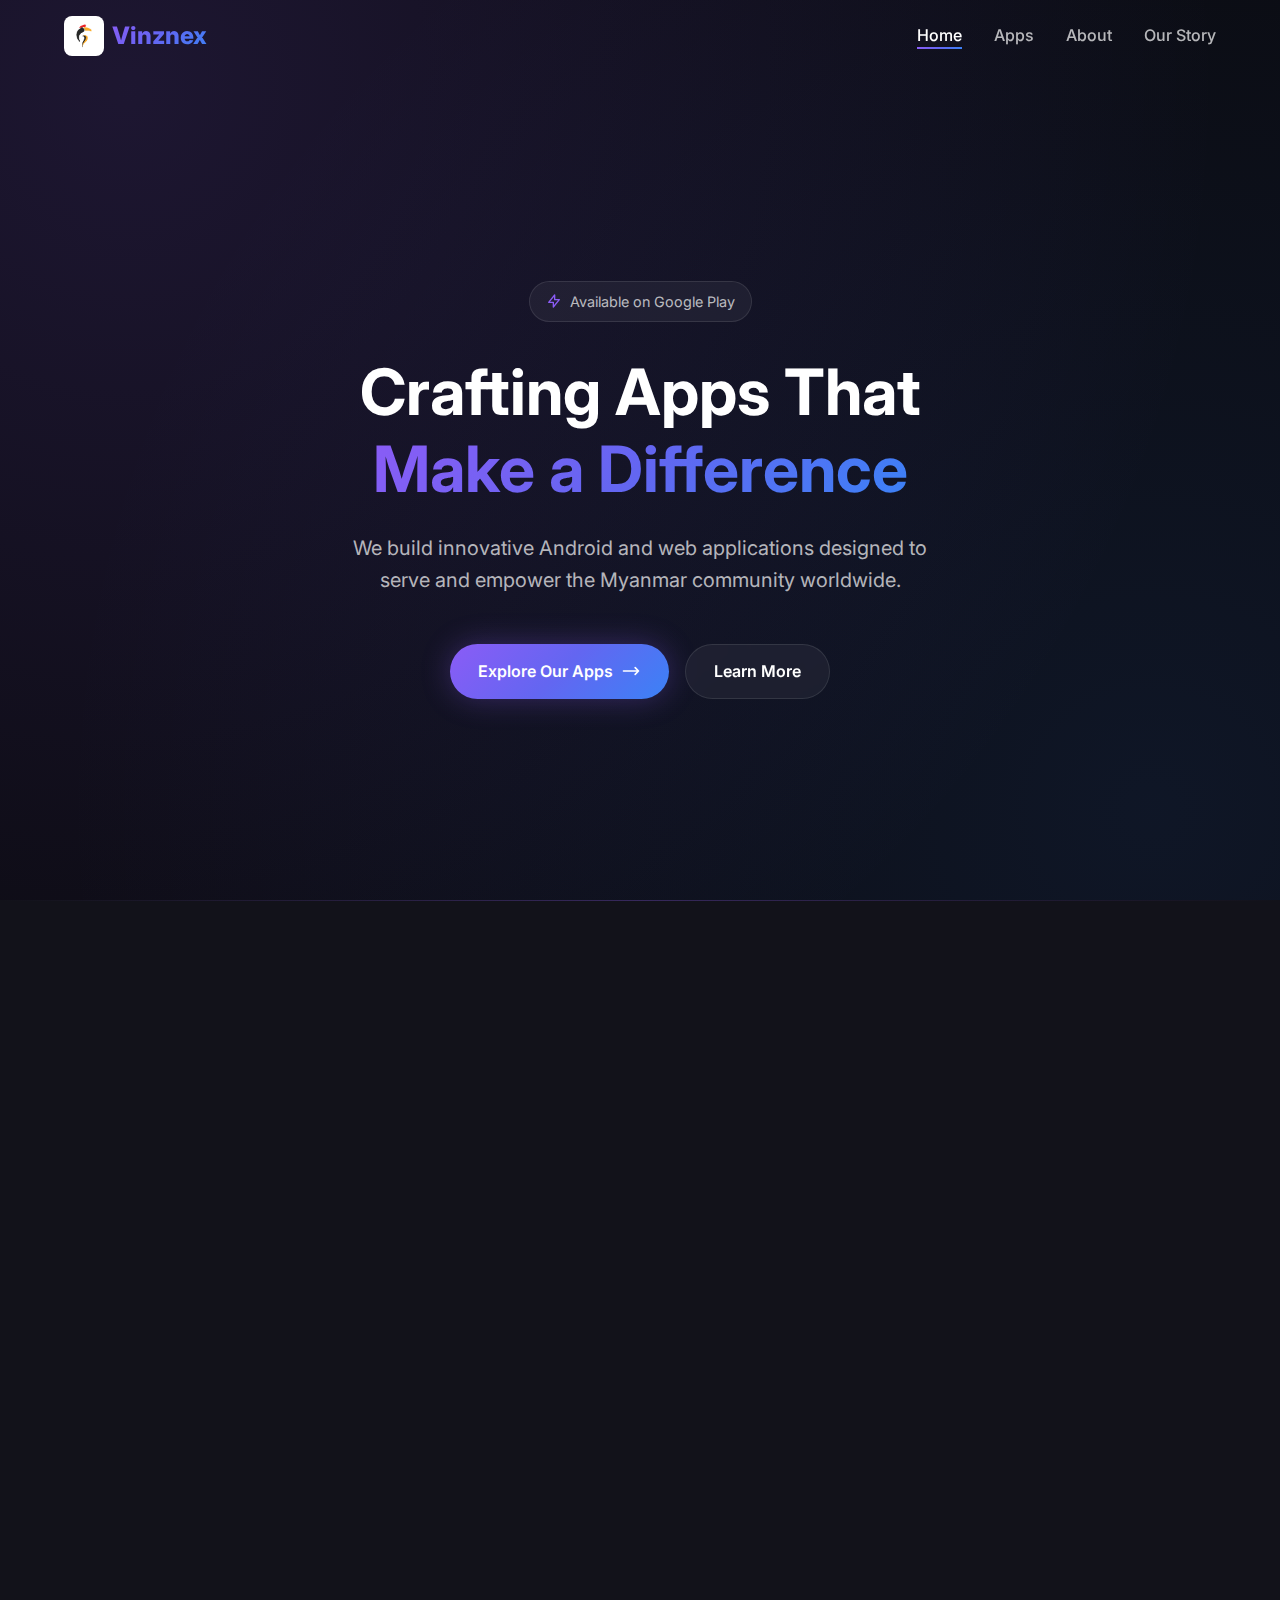
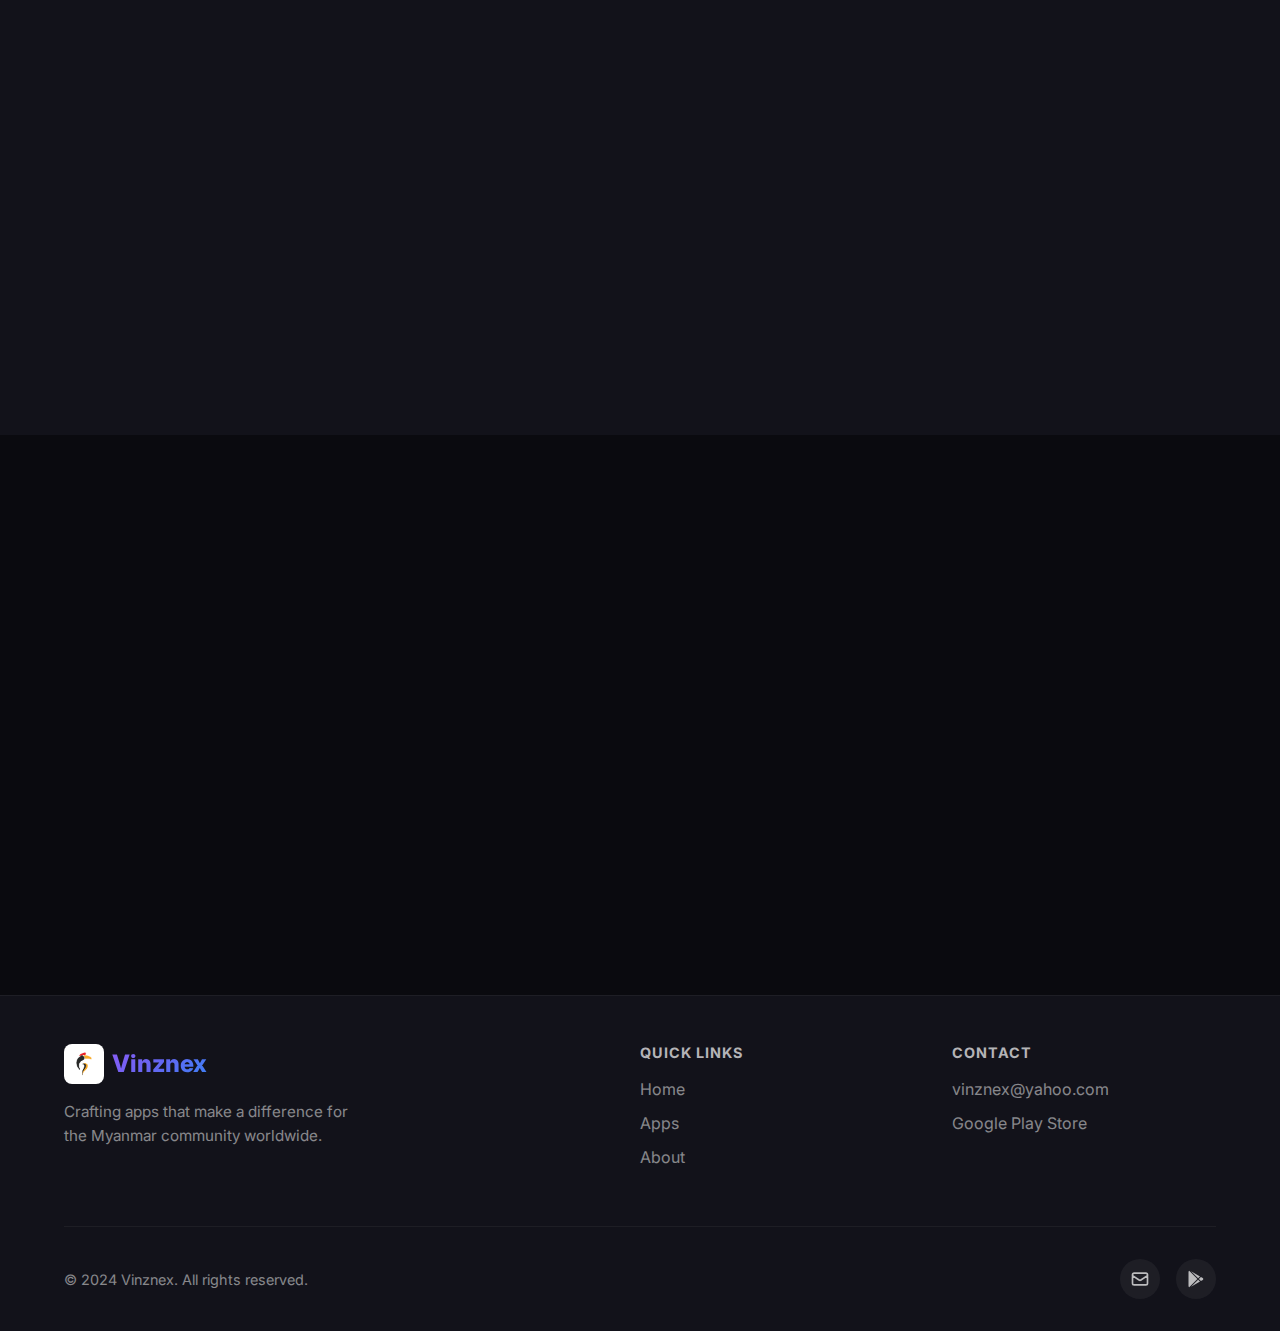
<file: index.html>
<!DOCTYPE html>
<html lang="en">

<head>
  <meta charset="UTF-8">
  <meta name="viewport" content="width=device-width, initial-scale=1.0">
  <title>Vinznex - Crafting Apps That Make a Difference</title>
  <meta name="description"
    content="Vinznex creates innovative Android and web applications. Discover Myanmar Gospel Songs and Cumtu Chin-Myanmar Dictionary.">
  <meta name="keywords" content="Vinznex, Myanmar Gospel Songs, Cumtu Dictionary, Android Apps, Myanmar Apps">

  <!-- Open Graph -->
  <meta property="og:title" content="Vinznex - Crafting Apps That Make a Difference">
  <meta property="og:description" content="Innovative Android and web applications for Myanmar users.">
  <meta property="og:type" content="website">

  <!-- Fonts -->
  <link rel="preconnect" href="https://fonts.googleapis.com">
  <link rel="preconnect" href="https://fonts.gstatic.com" crossorigin>
  <link href="https://fonts.googleapis.com/css2?family=Inter:wght@400;500;600;700;800&display=swap" rel="stylesheet">

  <!-- Favicon -->
  <link rel="icon" type="image/png" href="images/favicon.png">

  <!-- Styles -->
  <link rel="stylesheet" href="styles.css">
</head>

<body>
  <!-- Navigation -->
  <nav class="navbar" id="navbar">
    <div class="container">
      <a href="index.html" class="logo">
        <img src="images/logo.png" alt="Vinznex Logo">
        <span>Vinznex</span>
      </a>

      <ul class="nav-links">
        <li><a href="#home" class="active">Home</a></li>
        <li><a href="#apps">Apps</a></li>
        <li><a href="#about">About</a></li>
        <li><a href="about.html">Our Story</a></li>
      </ul>

      <button class="mobile-menu-btn" id="mobileMenuBtn" aria-label="Toggle menu">
        <svg xmlns="http://www.w3.org/2000/svg" fill="none" viewBox="0 0 24 24" stroke="currentColor">
          <path stroke-linecap="round" stroke-linejoin="round" stroke-width="2" d="M4 6h16M4 12h16M4 18h16" />
        </svg>
      </button>
    </div>
  </nav>

  <!-- Mobile Menu -->
  <div class="mobile-menu" id="mobileMenu">
    <a href="#home" class="active">Home</a>
    <a href="#apps">Apps</a>
    <a href="#about">About</a>
    <a href="about.html">Our Story</a>
  </div>

  <!-- Hero Section -->
  <section class="hero" id="home">
    <div class="container">
      <div class="hero-badge">
        <svg xmlns="http://www.w3.org/2000/svg" fill="none" viewBox="0 0 24 24" stroke="currentColor">
          <path stroke-linecap="round" stroke-linejoin="round" stroke-width="2" d="M13 10V3L4 14h7v7l9-11h-7z" />
        </svg>
        Available on Google Play
      </div>

      <h1>Crafting Apps That<br><span class="gradient-text">Make a Difference</span></h1>

      <p>We build innovative Android and web applications designed to serve and empower the Myanmar community worldwide.
      </p>

      <div class="hero-buttons">
        <a href="#apps" class="btn btn-primary">
          Explore Our Apps
          <svg xmlns="http://www.w3.org/2000/svg" width="20" height="20" fill="none" viewBox="0 0 24 24"
            stroke="currentColor">
            <path stroke-linecap="round" stroke-linejoin="round" stroke-width="2" d="M17 8l4 4m0 0l-4 4m4-4H3" />
          </svg>
        </a>
        <a href="#about" class="btn btn-secondary">Learn More</a>
      </div>
    </div>
  </section>

  <!-- Apps Section -->
  <section class="apps-section" id="apps">
    <div class="container">
      <div class="section-header reveal">
        <h2>Our Applications</h2>
        <p>Discover our collection of apps designed with love and purpose for the Myanmar community.</p>
      </div>

      <div class="apps-grid">
        <!-- Myanmar Gospel Songs -->
        <div class="app-card reveal">
          <div class="app-mockup">
            <img src="images/gospel_app.png" alt="Myanmar Gospel Songs App">
          </div>
          <div class="app-info">
            <span class="app-category">Music & Audio</span>
            <h3>Myanmar Gospel Songs</h3>
            <p class="app-description">Stream over 1,500 Myanmar gospel songs, hymns, praise, and worship music for
              everyone. Connect with your faith through beautiful music.</p>
            <ul class="app-features">
              <li>
                <svg xmlns="http://www.w3.org/2000/svg" fill="none" viewBox="0 0 24 24" stroke="currentColor">
                  <path stroke-linecap="round" stroke-linejoin="round" stroke-width="2" d="M5 13l4 4L19 7" />
                </svg>
                1,500+ Gospel Songs
              </li>
              <li>
                <svg xmlns="http://www.w3.org/2000/svg" fill="none" viewBox="0 0 24 24" stroke="currentColor">
                  <path stroke-linecap="round" stroke-linejoin="round" stroke-width="2" d="M5 13l4 4L19 7" />
                </svg>
                Hymns, Praise & Worship
              </li>
              <li>
                <svg xmlns="http://www.w3.org/2000/svg" fill="none" viewBox="0 0 24 24" stroke="currentColor">
                  <path stroke-linecap="round" stroke-linejoin="round" stroke-width="2" d="M5 13l4 4L19 7" />
                </svg>
                Offline Favorites
              </li>
            </ul>
            <a href="https://play.google.com/store/apps/details?id=com.vinznex.gospelsongs" target="_blank"
              rel="noopener noreferrer" class="btn btn-play">
              <svg viewBox="0 0 24 24" fill="currentColor">
                <path
                  d="M3,20.5V3.5C3,2.91 3.34,2.39 3.84,2.15L13.69,12L3.84,21.85C3.34,21.6 3,21.09 3,20.5M16.81,15.12L6.05,21.34L14.54,12.85L16.81,15.12M20.16,10.81C20.5,11.08 20.75,11.5 20.75,12C20.75,12.5 20.53,12.9 20.18,13.18L17.89,14.5L15.39,12L17.89,9.5L20.16,10.81M6.05,2.66L16.81,8.88L14.54,11.15L6.05,2.66Z" />
              </svg>
              Get it on Google Play
            </a>
          </div>
        </div>

        <!-- Cumtu Dictionary -->
        <div class="app-card reveal">
          <div class="app-mockup">
            <img src="images/dictionary_app.png" alt="Cumtu Chin-Myanmar Dictionary App">
          </div>
          <div class="app-info">
            <span class="app-category">Education</span>
            <h3>Cumtu Chin-Myanmar Dictionary</h3>
            <p class="app-description">Learn and preserve Chin ethnic languages with our comprehensive Chin-Myanmar
              dictionary. Bridge cultures through language.</p>
            <ul class="app-features">
              <li>
                <svg xmlns="http://www.w3.org/2000/svg" fill="none" viewBox="0 0 24 24" stroke="currentColor">
                  <path stroke-linecap="round" stroke-linejoin="round" stroke-width="2" d="M5 13l4 4L19 7" />
                </svg>
                Chin-Myanmar Translations
              </li>
              <li>
                <svg xmlns="http://www.w3.org/2000/svg" fill="none" viewBox="0 0 24 24" stroke="currentColor">
                  <path stroke-linecap="round" stroke-linejoin="round" stroke-width="2" d="M5 13l4 4L19 7" />
                </svg>
                Ethnic Language Preservation
              </li>
              <li>
                <svg xmlns="http://www.w3.org/2000/svg" fill="none" viewBox="0 0 24 24" stroke="currentColor">
                  <path stroke-linecap="round" stroke-linejoin="round" stroke-width="2" d="M5 13l4 4L19 7" />
                </svg>
                Easy to Use Interface
              </li>
            </ul>
            <a href="https://play.google.com/store/apps/details?id=com.vinznex.cumtudictionary" target="_blank"
              rel="noopener noreferrer" class="btn btn-play">
              <svg viewBox="0 0 24 24" fill="currentColor">
                <path
                  d="M3,20.5V3.5C3,2.91 3.34,2.39 3.84,2.15L13.69,12L3.84,21.85C3.34,21.6 3,21.09 3,20.5M16.81,15.12L6.05,21.34L14.54,12.85L16.81,15.12M20.16,10.81C20.5,11.08 20.75,11.5 20.75,12C20.75,12.5 20.53,12.9 20.18,13.18L17.89,14.5L15.39,12L17.89,9.5L20.16,10.81M6.05,2.66L16.81,8.88L14.54,11.15L6.05,2.66Z" />
              </svg>
              Get it on Google Play
            </a>
          </div>
        </div>
      </div>
    </div>
  </section>

  <!-- About Section -->
  <section class="about-section" id="about">
    <div class="container">
      <div class="about-content">
        <div class="about-text reveal">
          <h2>About Vinznex</h2>
          <p>We are passionate developers dedicated to creating meaningful applications for the Myanmar community. Our
            mission is to bridge technology and culture, making digital tools accessible to everyone.</p>
          <p>From preserving ethnic languages to spreading the joy of gospel music, each of our apps is crafted with
            purpose and love.</p>

          <div class="about-stats">
            <div class="stat">
              <div class="stat-number">2</div>
              <div class="stat-label">Published Apps</div>
            </div>
            <div class="stat">
              <div class="stat-number">1,500+</div>
              <div class="stat-label">Gospel Songs</div>
            </div>
            <div class="stat">
              <div class="stat-number">∞</div>
              <div class="stat-label">Passion</div>
            </div>
          </div>
        </div>

        <div class="about-image reveal">
          <div class="about-visual">
            <img src="images/logo_transparent.png" alt="Vinznex Logo">
          </div>
        </div>
      </div>
    </div>
  </section>

  <!-- Footer -->
  <footer class="footer">
    <div class="container">
      <div class="footer-content">
        <div class="footer-brand">
          <a href="index.html" class="logo">
            <img src="images/logo.png" alt="Vinznex Logo">
            <span>Vinznex</span>
          </a>
          <p>Crafting apps that make a difference for the Myanmar community worldwide.</p>
        </div>

        <div class="footer-links">
          <h4>Quick Links</h4>
          <ul>
            <li><a href="#home">Home</a></li>
            <li><a href="#apps">Apps</a></li>
            <li><a href="#about">About</a></li>
          </ul>
        </div>

        <div class="footer-links">
          <h4>Contact</h4>
          <ul>
            <li><a href="mailto:vinznex@yahoo.com">vinznex@yahoo.com</a></li>
            <li><a href="https://play.google.com/store/apps/dev?id=8062938484459746017" target="_blank">Google Play
                Store</a></li>
          </ul>
        </div>
      </div>

      <div class="footer-bottom">
        <p>&copy; 2024 Vinznex. All rights reserved.</p>

        <div class="social-links">
          <a href="mailto:vinznex@yahoo.com" aria-label="Email">
            <svg xmlns="http://www.w3.org/2000/svg" fill="none" viewBox="0 0 24 24" stroke="currentColor">
              <path stroke-linecap="round" stroke-linejoin="round" stroke-width="2"
                d="M3 8l7.89 5.26a2 2 0 002.22 0L21 8M5 19h14a2 2 0 002-2V7a2 2 0 00-2-2H5a2 2 0 00-2 2v10a2 2 0 002 2z" />
            </svg>
          </a>
          <a href="https://play.google.com/store/apps/dev?id=8062938484459746017" target="_blank"
            aria-label="Google Play">
            <svg viewBox="0 0 24 24" fill="currentColor">
              <path
                d="M3,20.5V3.5C3,2.91 3.34,2.39 3.84,2.15L13.69,12L3.84,21.85C3.34,21.6 3,21.09 3,20.5M16.81,15.12L6.05,21.34L14.54,12.85L16.81,15.12M20.16,10.81C20.5,11.08 20.75,11.5 20.75,12C20.75,12.5 20.53,12.9 20.18,13.18L17.89,14.5L15.39,12L17.89,9.5L20.16,10.81M6.05,2.66L16.81,8.88L14.54,11.15L6.05,2.66Z" />
            </svg>
          </a>
        </div>
      </div>
    </div>
  </footer>

  <script src="script.js"></script>
</body>

</html>
</file>
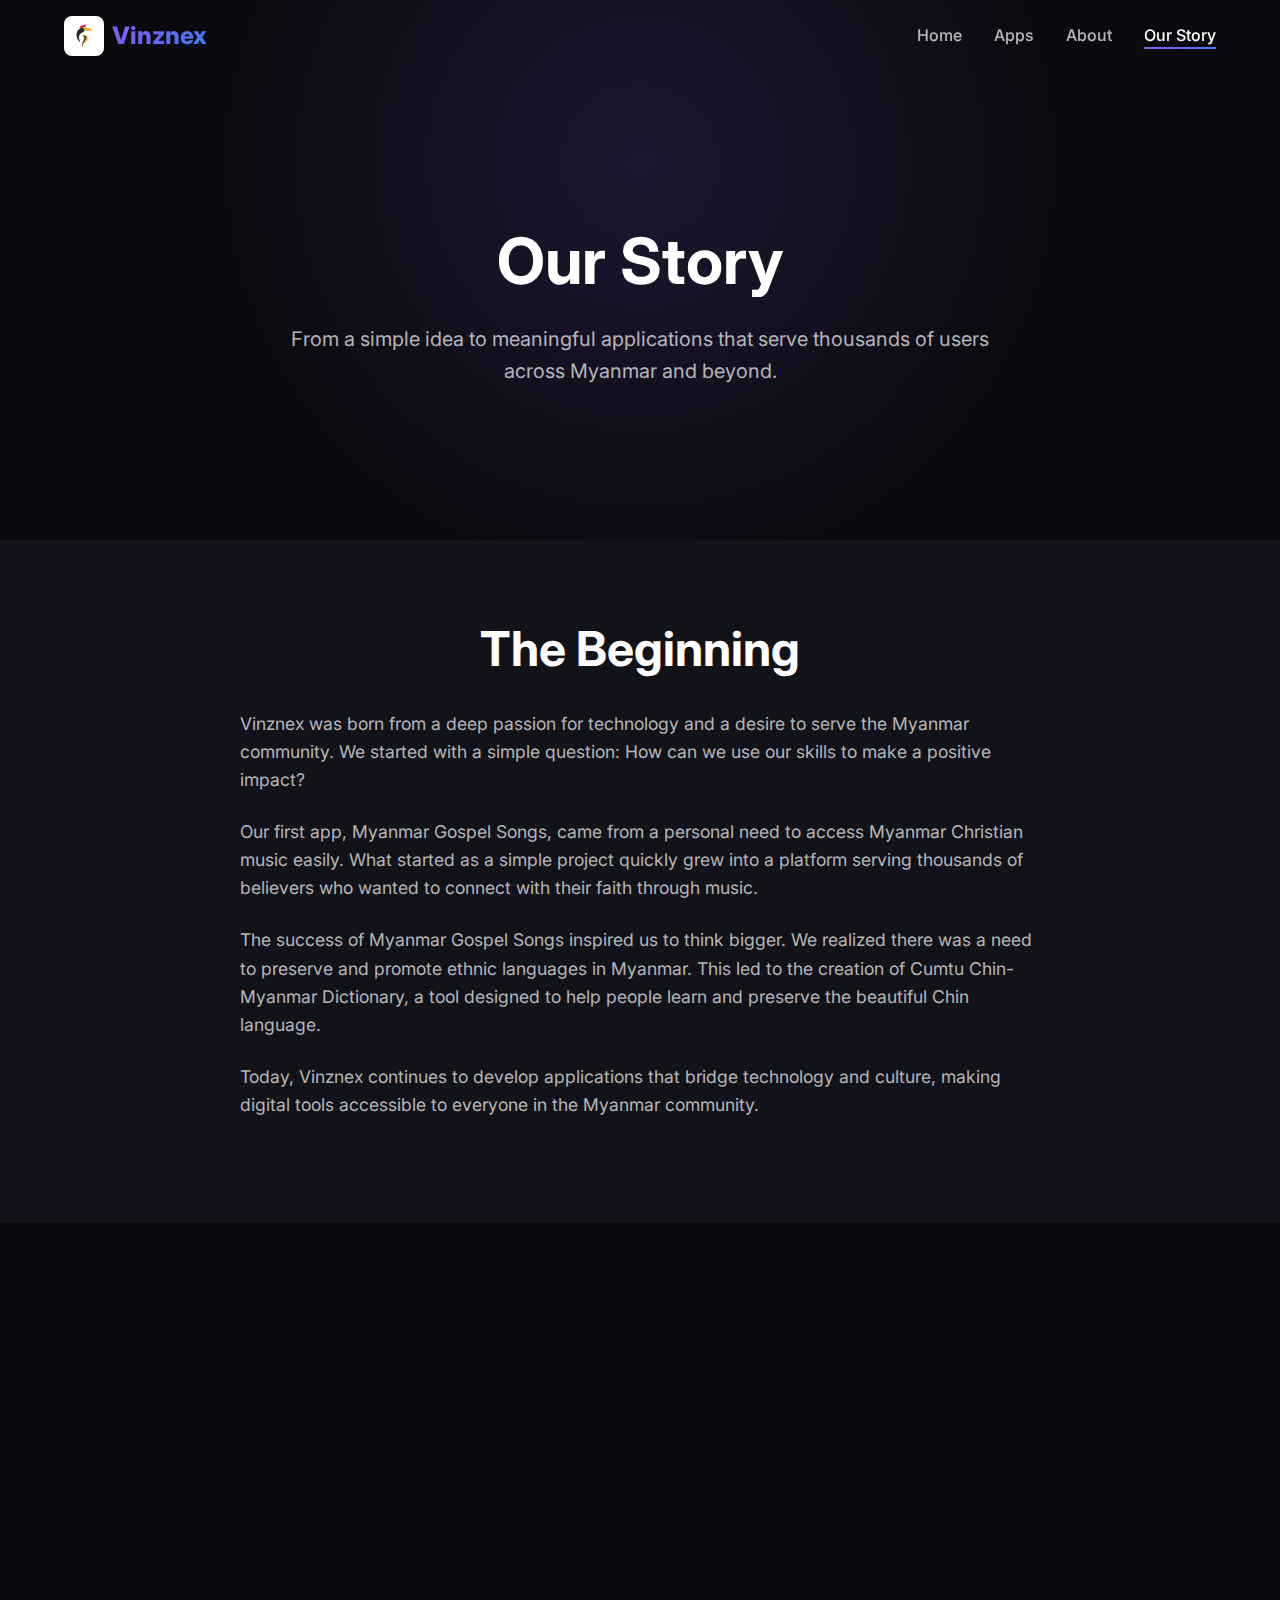
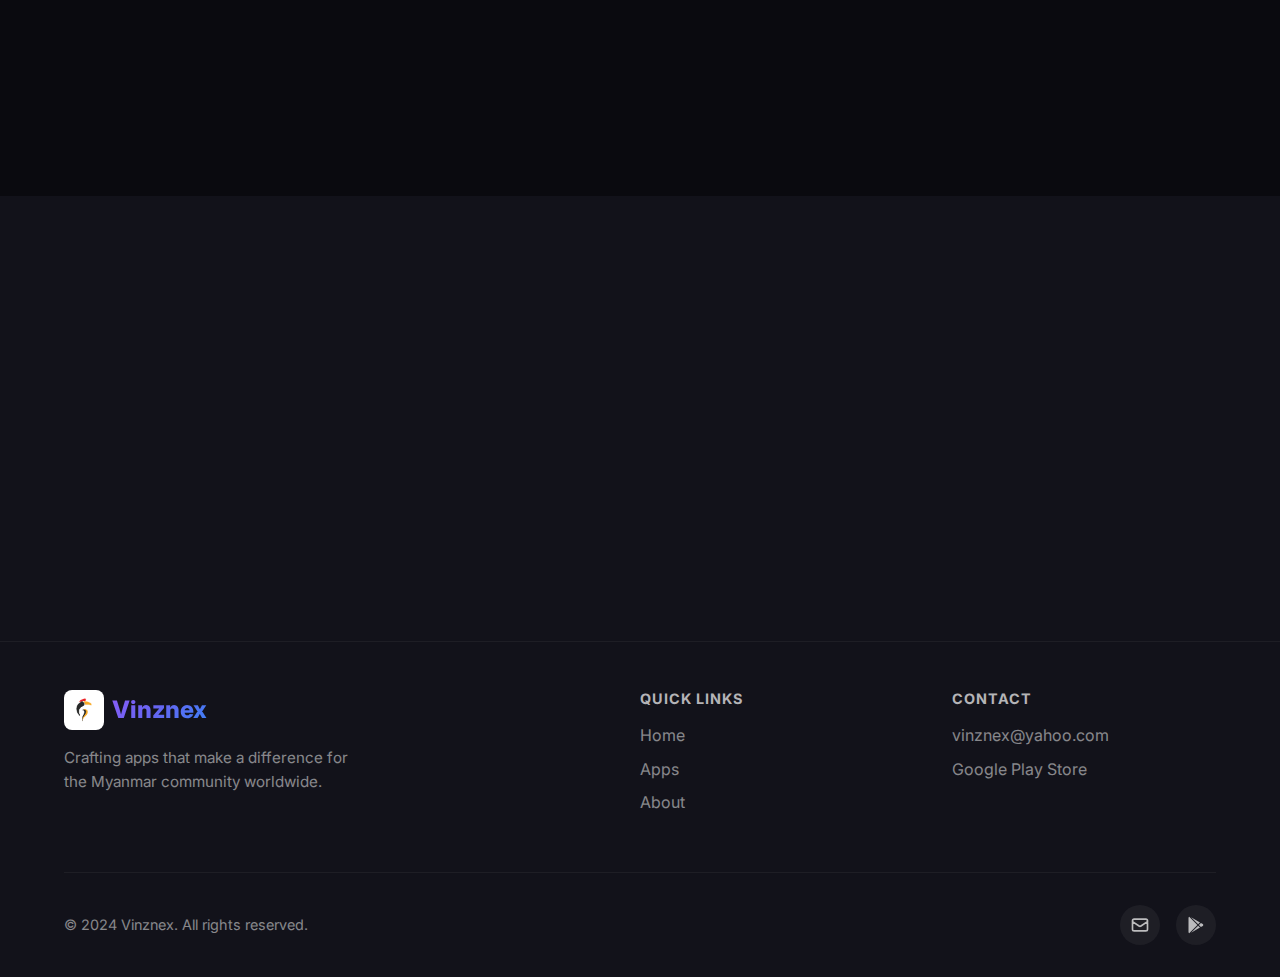
<file: about.html>
<!DOCTYPE html>
<html lang="en">

<head>
    <meta charset="UTF-8">
    <meta name="viewport" content="width=device-width, initial-scale=1.0">
    <title>About Vinznex - Our Story</title>
    <meta name="description"
        content="Learn about Vinznex, the developers behind Myanmar Gospel Songs and Cumtu Dictionary apps.">

    <!-- Fonts -->
    <link rel="preconnect" href="https://fonts.googleapis.com">
    <link rel="preconnect" href="https://fonts.gstatic.com" crossorigin>
    <link href="https://fonts.googleapis.com/css2?family=Inter:wght@400;500;600;700;800&display=swap" rel="stylesheet">

    <!-- Favicon -->
    <link rel="icon" type="image/png" href="images/logo.png">

    <!-- Styles -->
    <link rel="stylesheet" href="styles.css">
    <style>
        .about-hero {
            min-height: 60vh;
            display: flex;
            align-items: center;
            padding: 150px 0 80px;
            text-align: center;
            position: relative;
        }

        .about-hero::before {
            content: '';
            position: absolute;
            top: 0;
            left: 0;
            right: 0;
            bottom: 0;
            background: radial-gradient(circle at 50% 30%, rgba(139, 92, 246, 0.15) 0%, transparent 60%);
        }

        .about-hero .container {
            position: relative;
            z-index: 1;
        }

        .about-hero h1 {
            margin-bottom: var(--spacing-md);
        }

        .about-hero p {
            max-width: 700px;
            margin: 0 auto;
            color: var(--text-secondary);
            font-size: 1.25rem;
        }

        .story-section {
            background: var(--bg-secondary);
            padding: var(--spacing-2xl) 0;
        }

        .story-content {
            max-width: 800px;
            margin: 0 auto;
        }

        .story-content h2 {
            margin-bottom: var(--spacing-lg);
            text-align: center;
        }

        .story-content p {
            color: var(--text-secondary);
            margin-bottom: var(--spacing-md);
            font-size: 1.1rem;
        }

        .mission-section {
            padding: var(--spacing-2xl) 0;
        }

        .mission-grid {
            display: grid;
            grid-template-columns: repeat(auto-fit, minmax(280px, 1fr));
            gap: var(--spacing-lg);
        }

        .mission-card {
            background: var(--bg-glass);
            border: 1px solid rgba(255, 255, 255, 0.05);
            border-radius: var(--radius-lg);
            padding: var(--spacing-lg);
            text-align: center;
            transition: all var(--transition-normal);
        }

        .mission-card:hover {
            transform: translateY(-5px);
            border-color: rgba(139, 92, 246, 0.3);
            box-shadow: var(--accent-glow);
        }

        .mission-icon {
            width: 60px;
            height: 60px;
            background: var(--accent-gradient);
            border-radius: var(--radius-md);
            display: flex;
            align-items: center;
            justify-content: center;
            margin: 0 auto var(--spacing-md);
        }

        .mission-icon svg {
            width: 30px;
            height: 30px;
            color: white;
        }

        .mission-card h3 {
            margin-bottom: var(--spacing-sm);
            font-size: 1.25rem;
        }

        .mission-card p {
            color: var(--text-secondary);
            font-size: 0.95rem;
        }

        .contact-section {
            background: var(--bg-secondary);
            padding: var(--spacing-2xl) 0;
        }

        .contact-content {
            max-width: 600px;
            margin: 0 auto;
            text-align: center;
        }

        .contact-content h2 {
            margin-bottom: var(--spacing-md);
        }

        .contact-content p {
            color: var(--text-secondary);
            margin-bottom: var(--spacing-lg);
        }

        .contact-info {
            display: flex;
            flex-direction: column;
            gap: var(--spacing-md);
            align-items: center;
        }

        .contact-item {
            display: flex;
            align-items: center;
            gap: var(--spacing-sm);
            padding: var(--spacing-sm) var(--spacing-lg);
            background: var(--bg-glass);
            border: 1px solid rgba(255, 255, 255, 0.05);
            border-radius: var(--radius-full);
            transition: all var(--transition-normal);
        }

        .contact-item:hover {
            border-color: rgba(139, 92, 246, 0.3);
            transform: translateY(-2px);
        }

        .contact-item svg {
            width: 24px;
            height: 24px;
            color: var(--accent-primary);
        }

        .contact-item span {
            color: var(--text-secondary);
        }
    </style>
</head>

<body>
    <!-- Navigation -->
    <nav class="navbar" id="navbar">
        <div class="container">
            <a href="index.html" class="logo">
                <img src="images/logo.png" alt="Vinznex Logo">
                <span>Vinznex</span>
            </a>

            <ul class="nav-links">
                <li><a href="index.html">Home</a></li>
                <li><a href="index.html#apps">Apps</a></li>
                <li><a href="index.html#about">About</a></li>
                <li><a href="about.html" class="active">Our Story</a></li>
            </ul>

            <button class="mobile-menu-btn" id="mobileMenuBtn" aria-label="Toggle menu">
                <svg xmlns="http://www.w3.org/2000/svg" fill="none" viewBox="0 0 24 24" stroke="currentColor">
                    <path stroke-linecap="round" stroke-linejoin="round" stroke-width="2" d="M4 6h16M4 12h16M4 18h16" />
                </svg>
            </button>
        </div>
    </nav>

    <!-- Mobile Menu -->
    <div class="mobile-menu" id="mobileMenu">
        <a href="index.html">Home</a>
        <a href="index.html#apps">Apps</a>
        <a href="index.html#about">About</a>
        <a href="about.html" class="active">Our Story</a>
    </div>

    <!-- About Hero -->
    <section class="about-hero">
        <div class="container">
            <h1>Our <span class="gradient-text">Story</span></h1>
            <p>From a simple idea to meaningful applications that serve thousands of users across Myanmar and beyond.
            </p>
        </div>
    </section>

    <!-- Story Section -->
    <section class="story-section">
        <div class="container">
            <div class="story-content reveal">
                <h2>The Beginning</h2>
                <p>Vinznex was born from a deep passion for technology and a desire to serve the Myanmar community. We
                    started with a simple question: How can we use our skills to make a positive impact?</p>
                <p>Our first app, Myanmar Gospel Songs, came from a personal need to access Myanmar Christian music
                    easily. What started as a simple project quickly grew into a platform serving thousands of believers
                    who wanted to connect with their faith through music.</p>
                <p>The success of Myanmar Gospel Songs inspired us to think bigger. We realized there was a need to
                    preserve and promote ethnic languages in Myanmar. This led to the creation of Cumtu Chin-Myanmar
                    Dictionary, a tool designed to help people learn and preserve the beautiful Chin language.</p>
                <p>Today, Vinznex continues to develop applications that bridge technology and culture, making digital
                    tools accessible to everyone in the Myanmar community.</p>
            </div>
        </div>
    </section>

    <!-- Mission Section -->
    <section class="mission-section">
        <div class="container">
            <div class="section-header reveal">
                <h2>Our Mission</h2>
                <p>We are guided by core values that drive everything we do.</p>
            </div>

            <div class="mission-grid">
                <div class="mission-card reveal">
                    <div class="mission-icon">
                        <svg xmlns="http://www.w3.org/2000/svg" fill="none" viewBox="0 0 24 24" stroke="currentColor">
                            <path stroke-linecap="round" stroke-linejoin="round" stroke-width="2"
                                d="M4.318 6.318a4.5 4.5 0 000 6.364L12 20.364l7.682-7.682a4.5 4.5 0 00-6.364-6.364L12 7.636l-1.318-1.318a4.5 4.5 0 00-6.364 0z" />
                        </svg>
                    </div>
                    <h3>Purpose-Driven</h3>
                    <p>Every app we create serves a meaningful purpose, designed to enrich lives and strengthen
                        communities.</p>
                </div>

                <div class="mission-card reveal">
                    <div class="mission-icon">
                        <svg xmlns="http://www.w3.org/2000/svg" fill="none" viewBox="0 0 24 24" stroke="currentColor">
                            <path stroke-linecap="round" stroke-linejoin="round" stroke-width="2"
                                d="M21 12a9 9 0 01-9 9m9-9a9 9 0 00-9-9m9 9H3m9 9a9 9 0 01-9-9m9 9c1.657 0 3-4.03 3-9s-1.343-9-3-9m0 18c-1.657 0-3-4.03-3-9s1.343-9 3-9m-9 9a9 9 0 019-9" />
                        </svg>
                    </div>
                    <h3>Cultural Preservation</h3>
                    <p>We are committed to preserving Myanmar's rich cultural heritage through digital tools and
                        language resources.</p>
                </div>

                <div class="mission-card reveal">
                    <div class="mission-icon">
                        <svg xmlns="http://www.w3.org/2000/svg" fill="none" viewBox="0 0 24 24" stroke="currentColor">
                            <path stroke-linecap="round" stroke-linejoin="round" stroke-width="2"
                                d="M13 10V3L4 14h7v7l9-11h-7z" />
                        </svg>
                    </div>
                    <h3>Innovation</h3>
                    <p>We continuously improve our apps with the latest technologies to provide the best user experience
                        possible.</p>
                </div>
            </div>
        </div>
    </section>

    <!-- Contact Section -->
    <section class="contact-section">
        <div class="container">
            <div class="contact-content reveal">
                <h2>Get in Touch</h2>
                <p>Have questions, feedback, or suggestions? We'd love to hear from you!</p>

                <div class="contact-info">
                    <a href="mailto:vinznex@yahoo.com" class="contact-item">
                        <svg xmlns="http://www.w3.org/2000/svg" fill="none" viewBox="0 0 24 24" stroke="currentColor">
                            <path stroke-linecap="round" stroke-linejoin="round" stroke-width="2"
                                d="M3 8l7.89 5.26a2 2 0 002.22 0L21 8M5 19h14a2 2 0 002-2V7a2 2 0 00-2-2H5a2 2 0 00-2 2v10a2 2 0 002 2z" />
                        </svg>
                        <span>vinznex@yahoo.com</span>
                    </a>

                    <a href="https://play.google.com/store/apps/dev?id=8062938484459746017" target="_blank"
                        class="contact-item">
                        <svg viewBox="0 0 24 24" fill="currentColor" style="color: var(--accent-primary);">
                            <path
                                d="M3,20.5V3.5C3,2.91 3.34,2.39 3.84,2.15L13.69,12L3.84,21.85C3.34,21.6 3,21.09 3,20.5M16.81,15.12L6.05,21.34L14.54,12.85L16.81,15.12M20.16,10.81C20.5,11.08 20.75,11.5 20.75,12C20.75,12.5 20.53,12.9 20.18,13.18L17.89,14.5L15.39,12L17.89,9.5L20.16,10.81M6.05,2.66L16.81,8.88L14.54,11.15L6.05,2.66Z" />
                        </svg>
                        <span>View on Google Play Store</span>
                    </a>
                </div>
            </div>
        </div>
    </section>

    <!-- Footer -->
    <footer class="footer">
        <div class="container">
            <div class="footer-content">
                <div class="footer-brand">
                    <a href="index.html" class="logo">
                        <img src="images/logo.png" alt="Vinznex Logo">
                        <span>Vinznex</span>
                    </a>
                    <p>Crafting apps that make a difference for the Myanmar community worldwide.</p>
                </div>

                <div class="footer-links">
                    <h4>Quick Links</h4>
                    <ul>
                        <li><a href="index.html">Home</a></li>
                        <li><a href="index.html#apps">Apps</a></li>
                        <li><a href="index.html#about">About</a></li>
                    </ul>
                </div>

                <div class="footer-links">
                    <h4>Contact</h4>
                    <ul>
                        <li><a href="mailto:vinznex@yahoo.com">vinznex@yahoo.com</a></li>
                        <li><a href="https://play.google.com/store/apps/dev?id=8062938484459746017"
                                target="_blank">Google Play Store</a></li>
                    </ul>
                </div>
            </div>

            <div class="footer-bottom">
                <p>&copy; 2024 Vinznex. All rights reserved.</p>

                <div class="social-links">
                    <a href="mailto:vinznex@yahoo.com" aria-label="Email">
                        <svg xmlns="http://www.w3.org/2000/svg" fill="none" viewBox="0 0 24 24" stroke="currentColor">
                            <path stroke-linecap="round" stroke-linejoin="round" stroke-width="2"
                                d="M3 8l7.89 5.26a2 2 0 002.22 0L21 8M5 19h14a2 2 0 002-2V7a2 2 0 00-2-2H5a2 2 0 00-2 2v10a2 2 0 002 2z" />
                        </svg>
                    </a>
                    <a href="https://play.google.com/store/apps/dev?id=8062938484459746017" target="_blank"
                        aria-label="Google Play">
                        <svg viewBox="0 0 24 24" fill="currentColor">
                            <path
                                d="M3,20.5V3.5C3,2.91 3.34,2.39 3.84,2.15L13.69,12L3.84,21.85C3.34,21.6 3,21.09 3,20.5M16.81,15.12L6.05,21.34L14.54,12.85L16.81,15.12M20.16,10.81C20.5,11.08 20.75,11.5 20.75,12C20.75,12.5 20.53,12.9 20.18,13.18L17.89,14.5L15.39,12L17.89,9.5L20.16,10.81M6.05,2.66L16.81,8.88L14.54,11.15L6.05,2.66Z" />
                        </svg>
                    </a>
                </div>
            </div>
        </div>
    </footer>

    <script src="script.js"></script>
</body>

</html>
</file>
<file: styles.css>
:root {
  /* Color Palette */
  --bg-primary: #0a0a0f;
  --bg-secondary: #12121a;
  --bg-tertiary: #1a1a25;
  --bg-glass: rgba(255, 255, 255, 0.05);
  --bg-glass-hover: rgba(255, 255, 255, 0.08);

  /* Text Colors */
  --text-primary: #ffffff;
  --text-secondary: rgba(255, 255, 255, 0.7);
  --text-tertiary: rgba(255, 255, 255, 0.5);

  /* Accent Colors */
  --accent-primary: #8b5cf6;
  --accent-secondary: #6366f1;
  --accent-gradient: linear-gradient(135deg, #8b5cf6 0%, #6366f1 50%, #3b82f6 100%);
  --accent-glow: 0 0 30px rgba(139, 92, 246, 0.3);

  /* Google Play Green */
  --play-green: #01875f;
  --play-green-hover: #00a06d;

  /* Spacing */
  --spacing-xs: 0.5rem;
  --spacing-sm: 1rem;
  --spacing-md: 1.5rem;
  --spacing-lg: 2rem;
  --spacing-xl: 3rem;
  --spacing-2xl: 5rem;

  /* Border Radius */
  --radius-sm: 8px;
  --radius-md: 12px;
  --radius-lg: 20px;
  --radius-xl: 28px;
  --radius-full: 9999px;

  /* Shadows */
  --shadow-sm: 0 2px 8px rgba(0, 0, 0, 0.3);
  --shadow-md: 0 8px 24px rgba(0, 0, 0, 0.4);
  --shadow-lg: 0 16px 48px rgba(0, 0, 0, 0.5);

  /* Transitions */
  --transition-fast: 0.15s ease;
  --transition-normal: 0.3s ease;
  --transition-slow: 0.5s ease;

  /* Container */
  --max-width: 1200px;
}

/* Reset & Base */
*,
*::before,
*::after {
  box-sizing: border-box;
  margin: 0;
  padding: 0;
}

html {
  scroll-behavior: smooth;
}

body {
  font-family: 'Inter', -apple-system, BlinkMacSystemFont, 'Segoe UI', Roboto, sans-serif;
  background: var(--bg-primary);
  color: var(--text-primary);
  line-height: 1.6;
  overflow-x: hidden;
}

a {
  color: inherit;
  text-decoration: none;
}

img {
  max-width: 100%;
  height: auto;
}

/* Typography */
h1,
h2,
h3,
h4,
h5,
h6 {
  font-weight: 700;
  line-height: 1.2;
}

h1 {
  font-size: clamp(2.5rem, 5vw, 4rem);
}

h2 {
  font-size: clamp(2rem, 4vw, 3rem);
}

h3 {
  font-size: clamp(1.5rem, 3vw, 2rem);
}

p {
  font-size: 1.1rem;
}

/* Container */
.container {
  width: 100%;
  max-width: var(--max-width);
  margin: 0 auto;
  padding: 0 var(--spacing-md);
}

/* Buttons */
.btn {
  display: inline-flex;
  align-items: center;
  gap: var(--spacing-xs);
  padding: 0.875rem 1.75rem;
  font-size: 1rem;
  font-weight: 600;
  border: none;
  border-radius: var(--radius-full);
  cursor: pointer;
  transition: all var(--transition-normal);
}

.btn-primary {
  background: var(--accent-gradient);
  color: white;
  box-shadow: var(--accent-glow);
}

.btn-primary:hover {
  transform: translateY(-2px);
  box-shadow: 0 0 40px rgba(139, 92, 246, 0.5);
}

.btn-secondary {
  background: var(--bg-glass);
  color: var(--text-primary);
  border: 1px solid rgba(255, 255, 255, 0.1);
  backdrop-filter: blur(10px);
}

.btn-secondary:hover {
  background: var(--bg-glass-hover);
  border-color: rgba(255, 255, 255, 0.2);
}

.btn-play {
  background: var(--play-green);
  color: white;
  padding: 0.75rem 1.5rem;
  font-size: 0.95rem;
}

.btn-play:hover {
  background: var(--play-green-hover);
  transform: translateY(-2px);
}

.btn-play svg {
  width: 20px;
  height: 20px;
}

/* Navigation */
.navbar {
  position: fixed;
  top: 0;
  left: 0;
  right: 0;
  z-index: 1000;
  padding: var(--spacing-sm) 0;
  background: transparent;
  transition: all var(--transition-normal);
}

.navbar.scrolled {
  background: rgba(10, 10, 15, 0.9);
  backdrop-filter: blur(20px);
  border-bottom: 1px solid rgba(255, 255, 255, 0.05);
}

.navbar .container {
  display: flex;
  align-items: center;
  justify-content: space-between;
}

.logo {
  display: flex;
  align-items: center;
  gap: var(--spacing-xs);
  font-size: 1.5rem;
  font-weight: 800;
}

.logo img {
  width: 40px;
  height: 40px;
  border-radius: var(--radius-sm);
}

.logo span {
  background: var(--accent-gradient);
  -webkit-background-clip: text;
  -webkit-text-fill-color: transparent;
  background-clip: text;
}

.nav-links {
  display: flex;
  align-items: center;
  gap: var(--spacing-lg);
  list-style: none;
}

.nav-links a {
  color: var(--text-secondary);
  font-weight: 500;
  transition: color var(--transition-fast);
  position: relative;
}

.nav-links a::after {
  content: '';
  position: absolute;
  bottom: -4px;
  left: 0;
  width: 0;
  height: 2px;
  background: var(--accent-gradient);
  transition: width var(--transition-normal);
}

.nav-links a:hover,
.nav-links a.active {
  color: var(--text-primary);
}

.nav-links a:hover::after,
.nav-links a.active::after {
  width: 100%;
}

.mobile-menu-btn {
  display: none;
  background: none;
  border: none;
  color: var(--text-primary);
  cursor: pointer;
  padding: var(--spacing-xs);
}

.mobile-menu-btn svg {
  width: 28px;
  height: 28px;
}

/* Hero Section */
.hero {
  min-height: 100vh;
  display: flex;
  align-items: center;
  position: relative;
  padding: calc(var(--spacing-2xl) * 2) 0 var(--spacing-2xl);
  overflow: hidden;
}

.hero::before {
  content: '';
  position: absolute;
  top: -50%;
  left: -50%;
  width: 200%;
  height: 200%;
  background: radial-gradient(circle at 30% 30%, rgba(139, 92, 246, 0.15) 0%, transparent 50%),
    radial-gradient(circle at 70% 70%, rgba(59, 130, 246, 0.1) 0%, transparent 50%);
  animation: heroGradient 20s ease infinite;
}

@keyframes heroGradient {

  0%,
  100% {
    transform: translate(0, 0) rotate(0deg);
  }

  50% {
    transform: translate(-5%, -5%) rotate(5deg);
  }
}

.hero .container {
  position: relative;
  z-index: 1;
  text-align: center;
}

.hero-badge {
  display: inline-flex;
  align-items: center;
  gap: var(--spacing-xs);
  padding: 0.5rem 1rem;
  background: var(--bg-glass);
  border: 1px solid rgba(255, 255, 255, 0.1);
  border-radius: var(--radius-full);
  font-size: 0.9rem;
  color: var(--text-secondary);
  margin-bottom: var(--spacing-lg);
  animation: fadeInUp 0.8s ease;
}

.hero-badge svg {
  width: 16px;
  height: 16px;
  color: var(--accent-primary);
}

.hero h1 {
  margin-bottom: var(--spacing-md);
  animation: fadeInUp 0.8s ease 0.1s both;
}

.hero h1 .gradient-text {
  background: var(--accent-gradient);
  -webkit-background-clip: text;
  -webkit-text-fill-color: transparent;
  background-clip: text;
}

.hero p {
  max-width: 600px;
  margin: 0 auto var(--spacing-xl);
  color: var(--text-secondary);
  font-size: 1.25rem;
  animation: fadeInUp 0.8s ease 0.2s both;
}

.hero-buttons {
  display: flex;
  justify-content: center;
  gap: var(--spacing-sm);
  animation: fadeInUp 0.8s ease 0.3s both;
  flex-wrap: wrap;
}

@keyframes fadeInUp {
  from {
    opacity: 0;
    transform: translateY(30px);
  }

  to {
    opacity: 1;
    transform: translateY(0);
  }
}

/* Section Styles */
section {
  padding: var(--spacing-2xl) 0;
}

.section-header {
  text-align: center;
  margin-bottom: var(--spacing-xl);
}

.section-header h2 {
  margin-bottom: var(--spacing-sm);
}

.section-header p {
  color: var(--text-secondary);
  max-width: 600px;
  margin: 0 auto;
}

/* Apps Section */
.apps-section {
  background: var(--bg-secondary);
  position: relative;
}

.apps-section::before {
  content: '';
  position: absolute;
  top: 0;
  left: 0;
  right: 0;
  height: 1px;
  background: linear-gradient(90deg, transparent, rgba(139, 92, 246, 0.3), transparent);
}

.apps-grid {
  display: grid;
  grid-template-columns: repeat(auto-fit, minmax(320px, 1fr));
  gap: var(--spacing-xl);
}

.app-card {
  background: var(--bg-glass);
  border: 1px solid rgba(255, 255, 255, 0.05);
  border-radius: var(--radius-lg);
  padding: var(--spacing-lg);
  transition: all var(--transition-normal);
  position: relative;
  overflow: hidden;
}

.app-card::before {
  content: '';
  position: absolute;
  top: 0;
  left: 0;
  right: 0;
  height: 4px;
  background: var(--accent-gradient);
  opacity: 0;
  transition: opacity var(--transition-normal);
}

.app-card:hover {
  transform: translateY(-8px);
  border-color: rgba(139, 92, 246, 0.3);
  box-shadow: var(--shadow-lg), var(--accent-glow);
}

.app-card:hover::before {
  opacity: 1;
}

.app-mockup {
  display: flex;
  justify-content: center;
  margin-bottom: var(--spacing-lg);
}

.app-mockup img {
  max-height: 300px;
  object-fit: contain;
  filter: drop-shadow(0 20px 40px rgba(0, 0, 0, 0.4));
  transition: transform var(--transition-normal);
}

.app-card:hover .app-mockup img {
  transform: scale(1.05);
}

.app-info h3 {
  margin-bottom: var(--spacing-xs);
}

.app-category {
  display: inline-block;
  padding: 0.25rem 0.75rem;
  background: var(--bg-glass);
  border-radius: var(--radius-full);
  font-size: 0.8rem;
  color: var(--accent-primary);
  margin-bottom: var(--spacing-sm);
}

.app-description {
  color: var(--text-secondary);
  margin-bottom: var(--spacing-md);
  font-size: 1rem;
}

.app-features {
  list-style: none;
  margin-bottom: var(--spacing-lg);
}

.app-features li {
  display: flex;
  align-items: center;
  gap: var(--spacing-xs);
  color: var(--text-secondary);
  font-size: 0.95rem;
  margin-bottom: var(--spacing-xs);
}

.app-features li svg {
  width: 16px;
  height: 16px;
  color: var(--accent-primary);
  flex-shrink: 0;
}

/* About Section */
.about-section {
  position: relative;
}

.about-content {
  display: grid;
  grid-template-columns: 1fr 1fr;
  gap: var(--spacing-xl);
  align-items: center;
}

.about-text h2 {
  margin-bottom: var(--spacing-md);
}

.about-text p {
  color: var(--text-secondary);
  margin-bottom: var(--spacing-md);
}

.about-stats {
  display: flex;
  gap: var(--spacing-xl);
  margin-top: var(--spacing-lg);
}

.stat {
  text-align: center;
}

.stat-number {
  font-size: 2.5rem;
  font-weight: 800;
  background: var(--accent-gradient);
  -webkit-background-clip: text;
  -webkit-text-fill-color: transparent;
  background-clip: text;
}

.stat-label {
  color: var(--text-tertiary);
  font-size: 0.9rem;
}

.about-image {
  display: flex;
  justify-content: center;
  align-items: center;
}

.about-visual {
  width: 100%;
  max-width: 400px;
  aspect-ratio: 1;
  background: #ffffff;
  border-radius: var(--radius-xl);
  border: 1px solid rgba(255, 255, 255, 0.1);
  display: flex;
  align-items: center;
  justify-content: center;
  position: relative;
  overflow: hidden;
}

.about-visual::before {
  content: '';
  position: absolute;
  inset: 0;
  background: radial-gradient(circle at center, rgba(139, 92, 246, 0.2), transparent 70%);
}

.about-visual img {
  width: 60%;
  height: 60%;
  object-fit: contain;
  position: relative;
  z-index: 1;
}

/* Footer */
.footer {
  background: var(--bg-secondary);
  padding: var(--spacing-xl) 0 var(--spacing-lg);
  border-top: 1px solid rgba(255, 255, 255, 0.05);
}

.footer-content {
  display: grid;
  grid-template-columns: 2fr 1fr 1fr;
  gap: var(--spacing-xl);
  margin-bottom: var(--spacing-xl);
}

.footer-brand .logo {
  margin-bottom: var(--spacing-sm);
}

.footer-brand p {
  color: var(--text-tertiary);
  font-size: 0.95rem;
  max-width: 300px;
}

.footer-links h4 {
  color: var(--text-secondary);
  font-size: 0.9rem;
  text-transform: uppercase;
  letter-spacing: 1px;
  margin-bottom: var(--spacing-sm);
}

.footer-links ul {
  list-style: none;
}

.footer-links li {
  margin-bottom: var(--spacing-xs);
}

.footer-links a {
  color: var(--text-tertiary);
  transition: color var(--transition-fast);
}

.footer-links a:hover {
  color: var(--accent-primary);
}

.footer-bottom {
  display: flex;
  justify-content: space-between;
  align-items: center;
  padding-top: var(--spacing-lg);
  border-top: 1px solid rgba(255, 255, 255, 0.05);
}

.footer-bottom p {
  color: var(--text-tertiary);
  font-size: 0.9rem;
}

.social-links {
  display: flex;
  gap: var(--spacing-sm);
}

.social-links a {
  display: flex;
  align-items: center;
  justify-content: center;
  width: 40px;
  height: 40px;
  background: var(--bg-glass);
  border-radius: var(--radius-full);
  color: var(--text-secondary);
  transition: all var(--transition-normal);
}

.social-links a:hover {
  background: var(--accent-primary);
  color: white;
  transform: translateY(-2px);
}

.social-links svg {
  width: 20px;
  height: 20px;
}

/* Mobile Menu */
.mobile-menu {
  display: none;
  position: fixed;
  top: 0;
  left: 0;
  right: 0;
  bottom: 0;
  background: var(--bg-primary);
  z-index: 999;
  padding: calc(var(--spacing-2xl) + var(--spacing-lg)) var(--spacing-md);
  flex-direction: column;
  gap: var(--spacing-lg);
  opacity: 0;
  visibility: hidden;
  transition: all var(--transition-normal);
}

.mobile-menu.active {
  opacity: 1;
  visibility: visible;
}

.mobile-menu a {
  font-size: 1.5rem;
  font-weight: 600;
  color: var(--text-secondary);
  transition: color var(--transition-fast);
}

.mobile-menu a:hover,
.mobile-menu a.active {
  color: var(--text-primary);
}

/* Scroll Animations */
.reveal {
  opacity: 0;
  transform: translateY(40px);
  transition: all 0.8s ease;
}

.reveal.active {
  opacity: 1;
  transform: translateY(0);
}

/* Responsive */
@media (max-width: 992px) {
  .about-content {
    grid-template-columns: 1fr;
    text-align: center;
  }

  .about-stats {
    justify-content: center;
  }

  .about-image {
    order: -1;
  }

  .footer-content {
    grid-template-columns: 1fr 1fr;
  }

  .footer-brand {
    grid-column: 1 / -1;
    text-align: center;
  }

  .footer-brand p {
    max-width: none;
  }
}

@media (max-width: 768px) {
  .nav-links {
    display: none;
  }

  .mobile-menu-btn {
    display: block;
  }

  .mobile-menu {
    display: flex;
  }

  .hero {
    padding-top: 120px;
  }

  .hero-buttons {
    flex-direction: column;
    align-items: center;
  }

  .apps-grid {
    grid-template-columns: 1fr;
  }

  .footer-content {
    grid-template-columns: 1fr;
    text-align: center;
  }

  .footer-links {
    text-align: center;
  }

  .footer-bottom {
    flex-direction: column;
    gap: var(--spacing-sm);
    text-align: center;
  }
}

@media (max-width: 480px) {
  .about-stats {
    flex-direction: column;
    gap: var(--spacing-md);
  }

  .stat-number {
    font-size: 2rem;
  }
}
</file>
